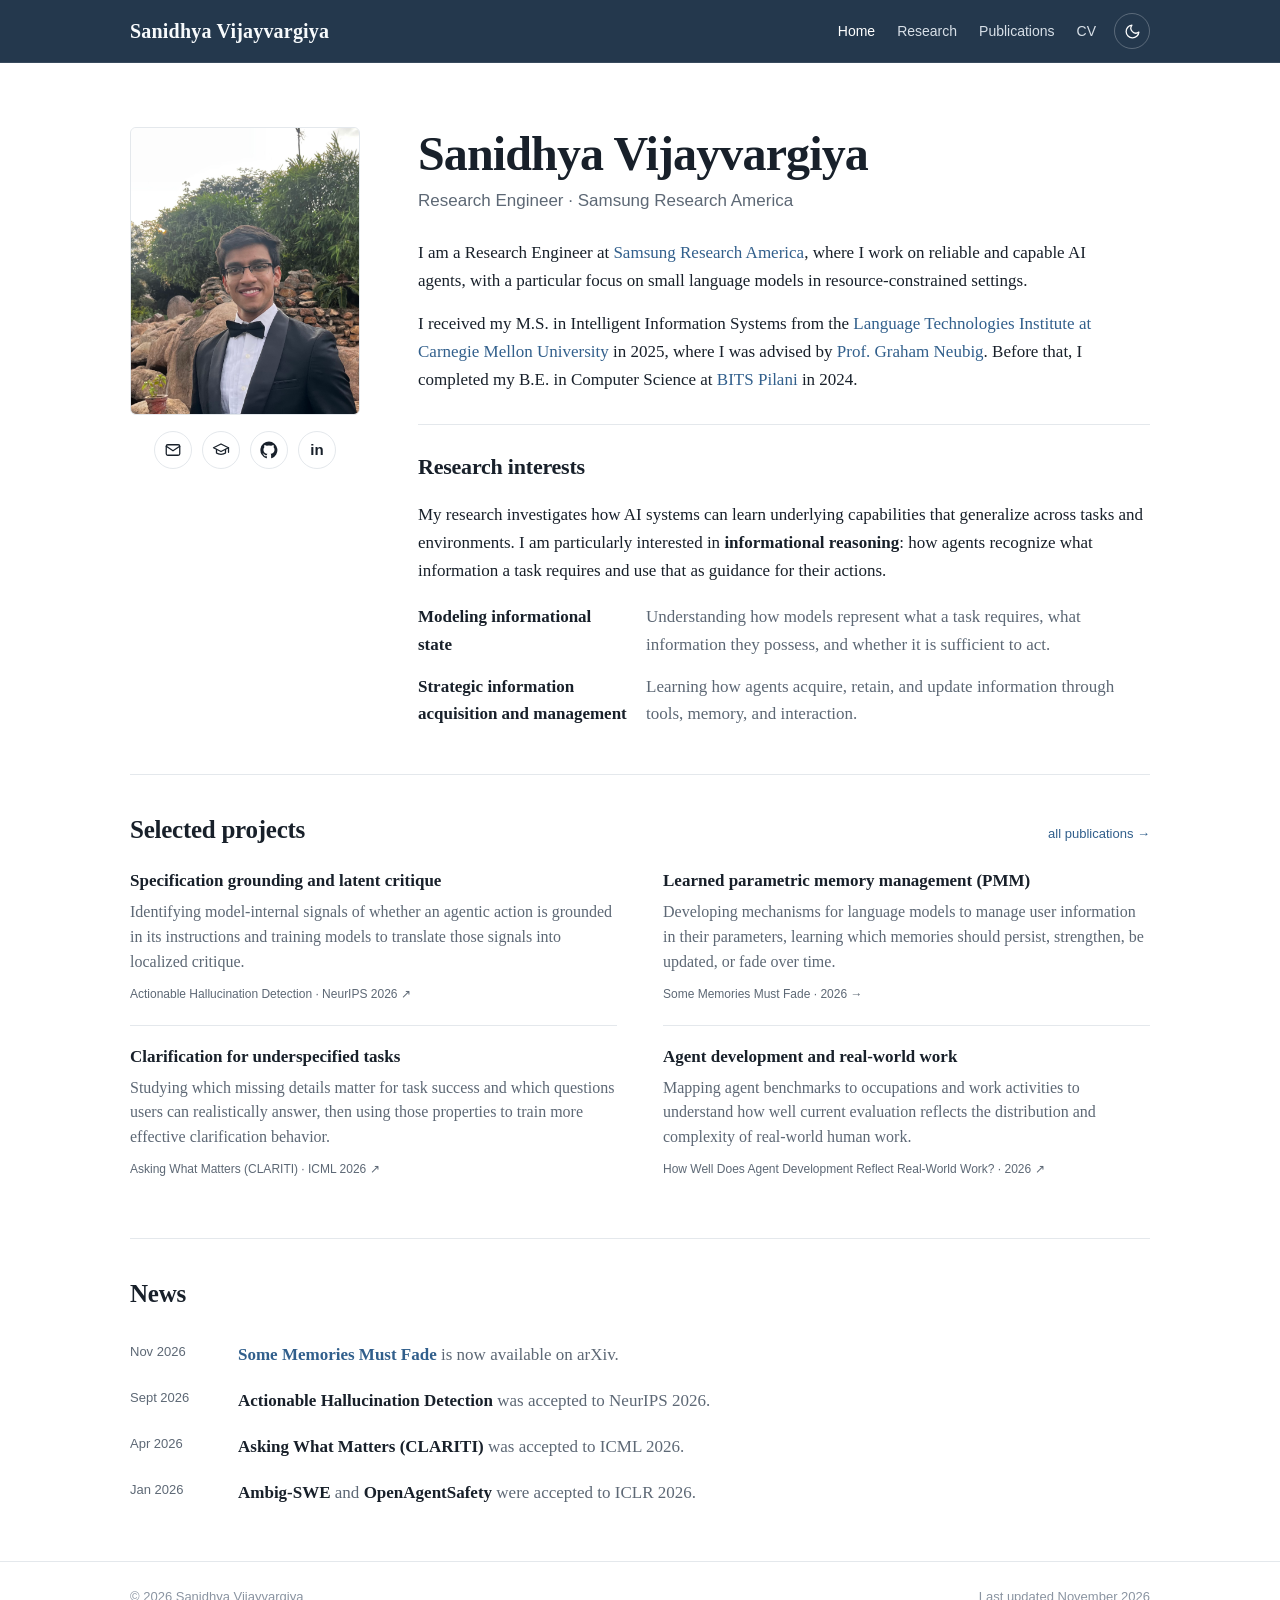
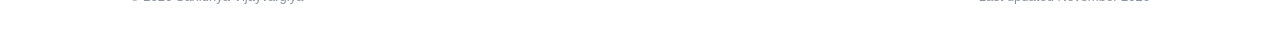
<file: index.html>
<!doctype html>
<html lang="en">
<head>
  <meta charset="utf-8">
  <meta name="viewport" content="width=device-width, initial-scale=1">
  <meta name="description" content="Sanidhya Vijayvargiya — Research Engineer at Samsung Research America studying informational reasoning and transferable capabilities for reliable AI agents.">
  <meta name="color-scheme" content="light dark">
  <title>Sanidhya Vijayvargiya</title>
  <link rel="icon" href="assets/favicon.svg" type="image/svg+xml">
  <link rel="stylesheet" href="styles.css">
  <script>(()=>{const t=localStorage.getItem('sv-theme');if(t==='light'||t==='dark')document.documentElement.dataset.theme=t;})();</script>
</head>
<body>
  <header class="site-header">
    <div class="shell nav-row">
      <a class="wordmark" href="index.html">Sanidhya Vijayvargiya</a>
      <div class="nav-actions">
        <nav aria-label="Primary navigation">
          <a href="index.html" aria-current="page">Home</a>
          <a href="research.html">Research</a>
          <a href="publications.html">Publications</a>
          <a href="cv.html">CV</a>
        </nav>
        <button id="theme-toggle" class="theme-toggle" type="button" aria-label="Toggle color theme"></button>
      </div>
    </div>
  </header>

  <main class="shell">
    <section class="hero" aria-labelledby="intro-title">
      <aside class="profile-column">
        <div class="portrait-wrap"><img class="portrait" src="assets/profile.jpeg" alt="Sanidhya Vijayvargiya" width="1752" height="1940"></div>
        <div class="icon-links" aria-label="External profiles">
          <a class="icon-link" href="mailto:sanidhyavijay903@gmail.com" aria-label="Email" title="Email">
            <svg viewBox="0 0 24 24" fill="none" stroke="currentColor" stroke-width="1.7" stroke-linecap="round" stroke-linejoin="round"><rect x="3" y="5" width="18" height="14" rx="2"/><path d="m3 7 9 6 9-6"/></svg>
          </a>
          <a class="icon-link" href="https://scholar.google.com/citations?user=csV4JZsAAAAJ&hl=en&oi=ao" target="_blank" rel="noopener" aria-label="Google Scholar" title="Google Scholar">
            <svg viewBox="0 0 24 24" fill="none" stroke="currentColor" stroke-width="1.7" stroke-linecap="round" stroke-linejoin="round"><path d="M2 9 12 4l10 5-10 5L2 9Z"/><path d="M6 11.2V16c2.8 2.3 9.2 2.3 12 0v-4.8"/><path d="M22 9v6"/></svg>
          </a>
          <a class="icon-link" href="https://github.com/sani903" target="_blank" rel="noopener" aria-label="GitHub" title="GitHub">
            <svg viewBox="0 0 24 24" fill="currentColor" aria-hidden="true"><path d="M12 .7a11.5 11.5 0 0 0-3.64 22.41c.58.1.79-.25.79-.56v-2.22c-3.22.7-3.9-1.37-3.9-1.37-.53-1.34-1.29-1.7-1.29-1.7-1.05-.72.08-.71.08-.71 1.16.08 1.77 1.19 1.77 1.19 1.03 1.77 2.71 1.26 3.37.96.1-.75.4-1.26.73-1.55-2.57-.29-5.27-1.29-5.27-5.73 0-1.27.45-2.3 1.19-3.11-.12-.29-.52-1.47.11-3.07 0 0 .97-.31 3.16 1.19a10.98 10.98 0 0 1 5.76 0c2.19-1.5 3.16-1.19 3.16-1.19.63 1.6.23 2.78.11 3.07.74.81 1.19 1.84 1.19 3.11 0 4.45-2.71 5.43-5.29 5.72.42.36.79 1.06.79 2.14v3.17c0 .31.21.67.8.56A11.5 11.5 0 0 0 12 .7Z"/></svg>
          </a>
          <a class="icon-link" href="https://www.linkedin.com/in/sanidhya-vijay/" target="_blank" rel="noopener" aria-label="LinkedIn" title="LinkedIn"><span class="linkedin-glyph">in</span></a>
        </div>
      </aside>

      <div class="hero-copy">
        <h1 id="intro-title">Sanidhya Vijayvargiya</h1>
        <p class="role">Research Engineer · Samsung Research America</p>
        <p class="bio">I am a Research Engineer at <a href="https://research.samsung.com/sra" target="_blank" rel="noopener">Samsung Research America</a>, where I work on reliable and capable AI agents, with a particular focus on small language models in resource-constrained settings.</p>
        <p class="bio">I received my M.S. in Intelligent Information Systems from the <a href="https://www.lti.cs.cmu.edu/" target="_blank" rel="noopener">Language Technologies Institute at Carnegie Mellon University</a> in 2025, where I was advised by <a href="https://www.phontron.com/" target="_blank" rel="noopener">Prof. Graham Neubig</a>. Before that, I completed my B.E. in Computer Science at <a href="https://www.bits-pilani.ac.in/" target="_blank" rel="noopener">BITS Pilani</a> in 2024.</p>

        <div class="research-directions">
          <h2>Research interests</h2>
          <p class="research-intro">My research investigates how AI systems can learn underlying capabilities that generalize across tasks and environments. I am particularly interested in <strong>informational reasoning</strong>: how agents recognize what information a task requires and use that as guidance for their actions.</p>
          <dl class="direction-list">
            <div class="direction"><dt>Modeling informational state</dt><dd>Understanding how models represent what a task requires, what information they possess, and whether it is sufficient to act.</dd></div>
            <div class="direction"><dt>Strategic information acquisition and management</dt><dd>Learning how agents acquire, retain, and update information through tools, memory, and interaction.</dd></div>
          </dl>
        </div>
      </div>
    </section>

    <section class="section" aria-labelledby="projects-title">
      <div class="section-title-row">
        <h2 id="projects-title">Selected projects</h2>
        <a class="section-link" href="publications.html">all publications →</a>
      </div>
      <div class="project-grid">
        <a class="project" href="https://arxiv.org/abs/2608.10430" target="_blank" rel="noopener">
          <h3>Specification grounding and latent critique</h3>
          <p>Identifying model-internal signals of whether an agentic action is grounded in its instructions and training models to translate those signals into localized critique.</p>
          <div class="project-meta">Actionable Hallucination Detection · NeurIPS 2026 ↗</div>
        </a>
        <a class="project" href="https://arxiv.org/abs/2611.25235" target="_blank" rel="noopener">
          <h3>Learned parametric memory management (PMM)</h3>
          <p>Developing mechanisms for language models to manage user information in their parameters, learning which memories should persist, strengthen, be updated, or fade over time.</p>
          <div class="project-meta">Some Memories Must Fade · 2026 →</div>
        </a>
        <a class="project" href="https://arxiv.org/abs/2604.14624" target="_blank" rel="noopener">
          <h3>Clarification for underspecified tasks</h3>
          <p>Studying which missing details matter for task success and which questions users can realistically answer, then using those properties to train more effective clarification behavior.</p>
          <div class="project-meta">Asking What Matters (CLARITI) · ICML 2026 ↗</div>
        </a>
        <a class="project" href="https://arxiv.org/abs/2603.01203" target="_blank" rel="noopener">
          <h3>Agent development and real-world work</h3>
          <p>Mapping agent benchmarks to occupations and work activities to understand how well current evaluation reflects the distribution and complexity of real-world human work.</p>
          <div class="project-meta">How Well Does Agent Development Reflect Real-World Work? · 2026 ↗</div>
        </a>
      </div>
    </section>

    <section class="section" aria-labelledby="news-title">
      <div class="section-title-row"><h2 id="news-title">News</h2></div>
      <ul class="news-list">
        <li><span class="news-date">Nov 2026</span><span class="news-text"><strong><a href="https://arxiv.org/abs/2611.25235" target="_blank" rel="noopener">Some Memories Must Fade</a></strong> is now available on arXiv.</span></li>
        <li><span class="news-date">Sept 2026</span><span class="news-text"><strong>Actionable Hallucination Detection</strong> was accepted to NeurIPS 2026.</span></li>
        <li><span class="news-date">Apr 2026</span><span class="news-text"><strong>Asking What Matters (CLARITI)</strong> was accepted to ICML 2026.</span></li>
        <li><span class="news-date">Jan 2026</span><span class="news-text"><strong>Ambig-SWE</strong> and <strong>OpenAgentSafety</strong> were accepted to ICLR 2026.</span></li>
      </ul>
    </section>
  </main>

  <footer><div class="shell footer-row"><span>© 2026 Sanidhya Vijayvargiya</span><span>Last updated November 2026</span></div></footer>
  <script src="script.js"></script>
</body>
</html>
</file>
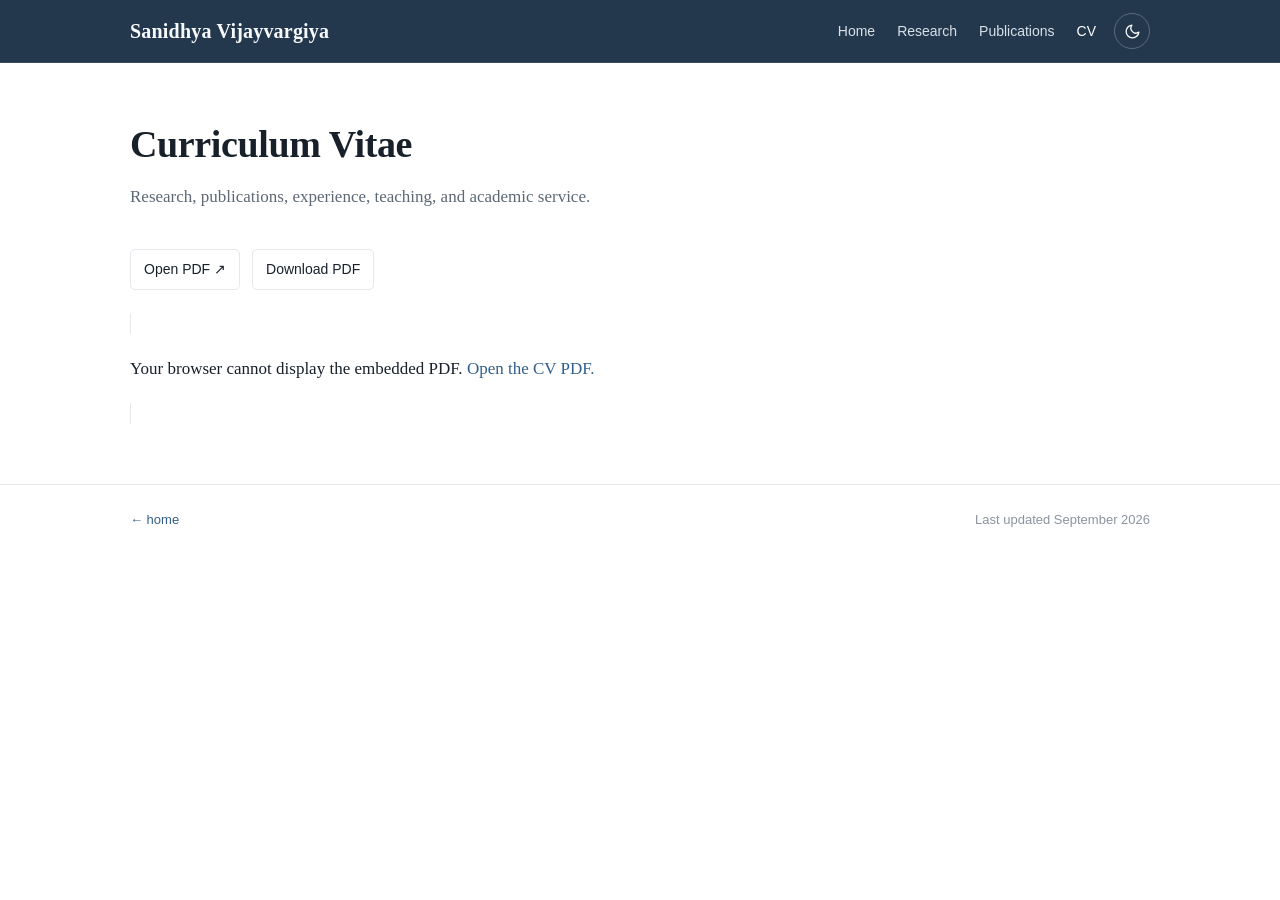
<file: cv.html>
<!doctype html>
<html lang="en">
<head>
  <meta charset="utf-8"><meta name="viewport" content="width=device-width, initial-scale=1"><meta name="color-scheme" content="light dark">
  <meta name="description" content="Curriculum vitae of Sanidhya Vijayvargiya.">
  <title>CV — Sanidhya Vijayvargiya</title>
  <link rel="icon" href="assets/favicon.svg" type="image/svg+xml"><link rel="stylesheet" href="styles.css">
  <script>(()=>{const t=localStorage.getItem('sv-theme');if(t==='light'||t==='dark')document.documentElement.dataset.theme=t;})();</script>
</head>
<body>
  <header class="site-header"><div class="shell nav-row"><a class="wordmark" href="index.html">Sanidhya Vijayvargiya</a><div class="nav-actions"><nav aria-label="Primary navigation"><a href="index.html">Home</a><a href="research.html">Research</a><a href="publications.html">Publications</a><a href="cv.html" aria-current="page">CV</a></nav><button id="theme-toggle" class="theme-toggle" type="button" aria-label="Toggle color theme"></button></div></div></header>
  <main class="shell page-main">
    <header class="page-title"><h1>Curriculum Vitae</h1><p>Research, publications, experience, teaching, and academic service.</p></header>
    <div class="cv-toolbar"><a class="button-link" href="assets/Sanidhya_Vijayvargiya_CV.pdf" target="_blank" rel="noopener">Open PDF ↗</a><a class="button-link" href="assets/Sanidhya_Vijayvargiya_CV.pdf" download>Download PDF</a></div>
    <p class="cv-mobile-note">On phones and tablets, open the PDF directly for the best reading experience.</p>
    <object class="cv-frame" data="assets/Sanidhya_Vijayvargiya_CV.pdf" type="application/pdf"><p>Your browser cannot display the embedded PDF. <a href="assets/Sanidhya_Vijayvargiya_CV.pdf">Open the CV PDF.</a></p></object>
  </main>
  <footer><div class="shell footer-row"><a href="index.html">← home</a><span>Last updated September 2026</span></div></footer>
  <script src="script.js"></script>
</body>
</html>
</file>
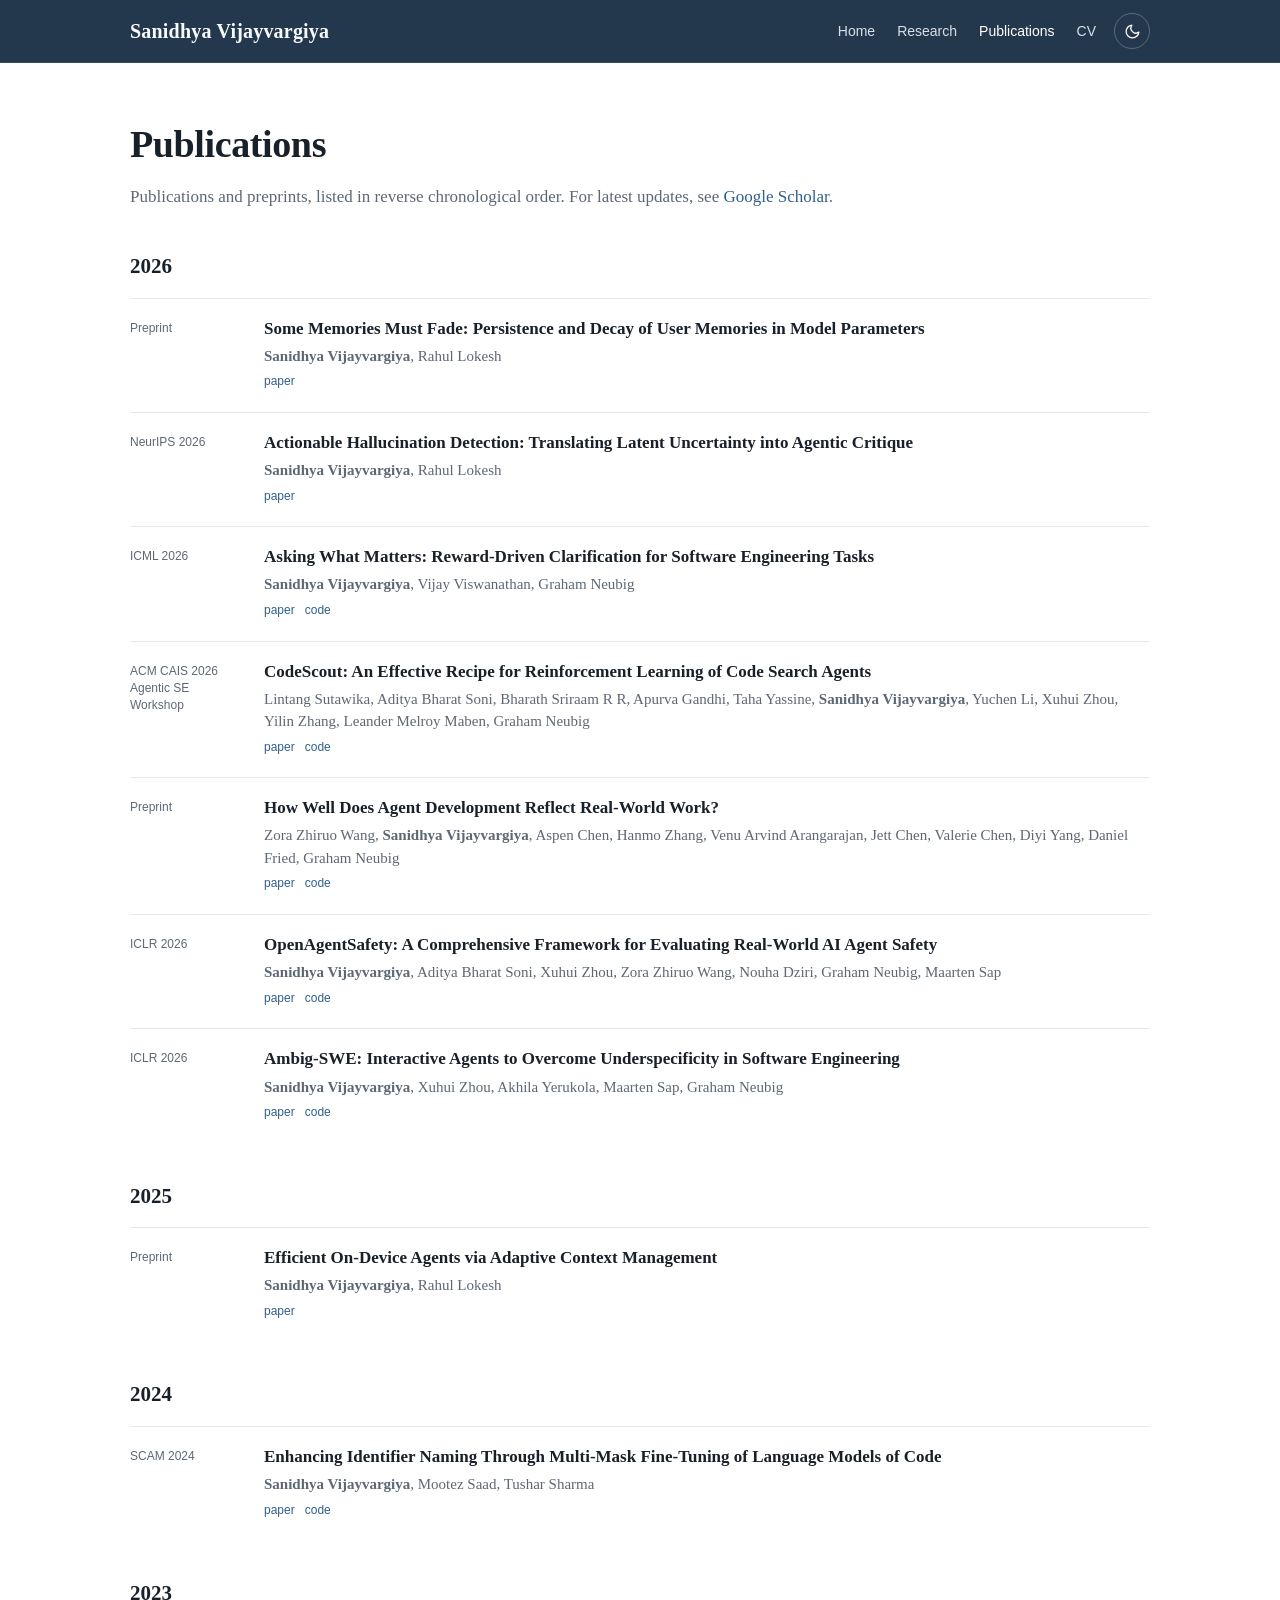
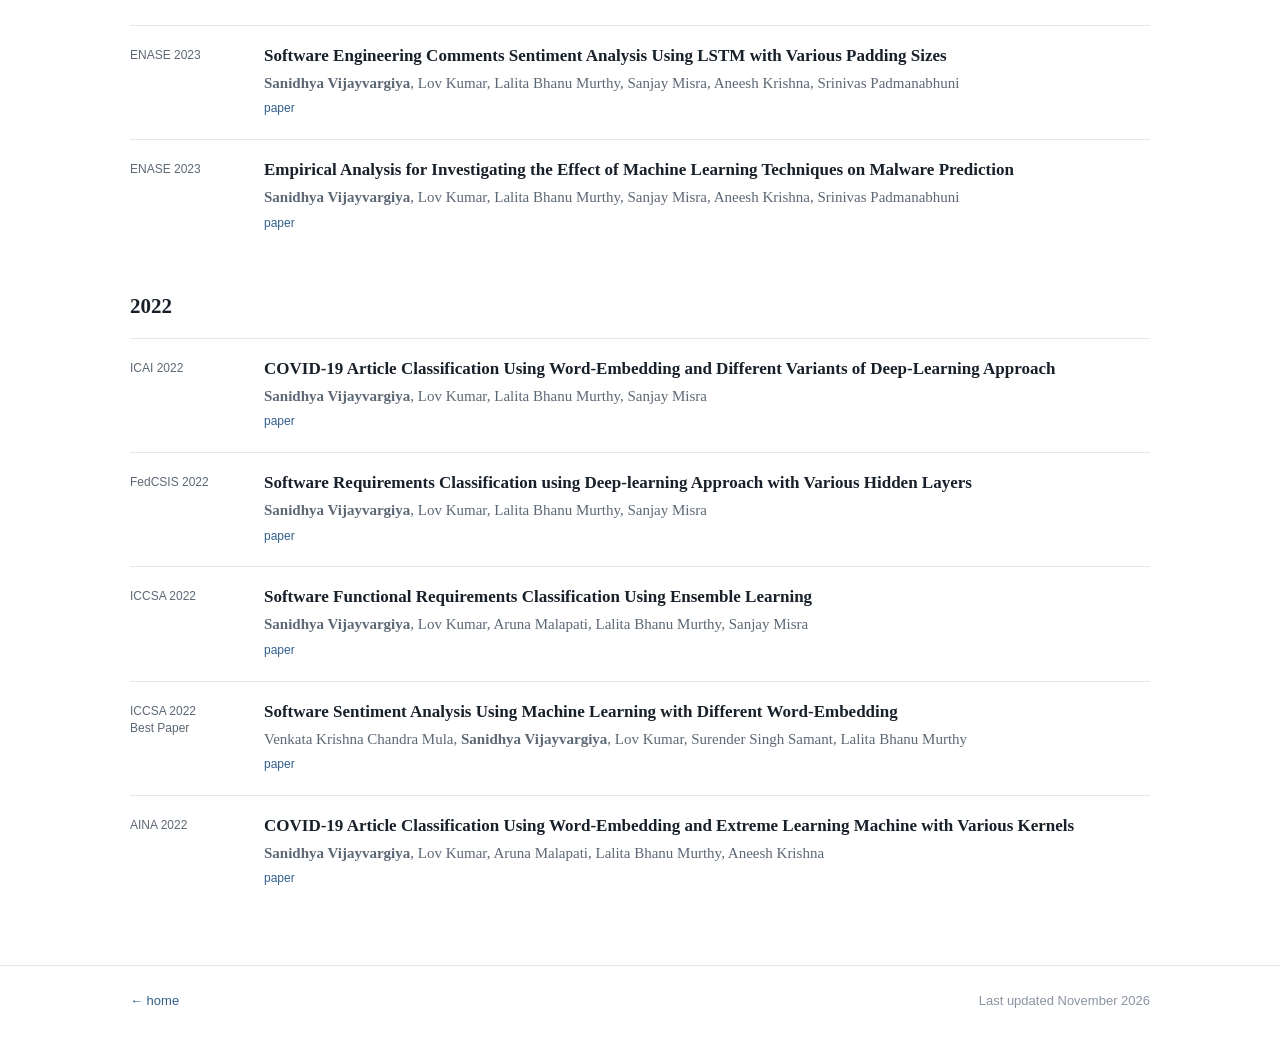
<file: publications.html>
<!doctype html>
<html lang="en">
<head>
  <meta charset="utf-8"><meta name="viewport" content="width=device-width, initial-scale=1"><meta name="color-scheme" content="light dark">
  <meta name="description" content="Publications by Sanidhya Vijayvargiya.">
  <title>Publications — Sanidhya Vijayvargiya</title>
  <link rel="icon" href="assets/favicon.svg" type="image/svg+xml"><link rel="stylesheet" href="styles.css">
  <script>(()=>{const t=localStorage.getItem('sv-theme');if(t==='light'||t==='dark')document.documentElement.dataset.theme=t;})();</script>
</head>
<body>
  <header class="site-header"><div class="shell nav-row"><a class="wordmark" href="index.html">Sanidhya Vijayvargiya</a><div class="nav-actions"><nav aria-label="Primary navigation"><a href="index.html">Home</a><a href="research.html">Research</a><a href="publications.html" aria-current="page">Publications</a><a href="cv.html">CV</a></nav><button id="theme-toggle" class="theme-toggle" type="button" aria-label="Toggle color theme"></button></div></div></header>
  <main class="shell page-main">
    <header class="page-title">
      <h1>Publications</h1>
      <p>Publications and preprints, listed in reverse chronological order. For latest updates, see <a href="https://scholar.google.com/citations?user=csV4JZsAAAAJ&hl=en&oi=ao" target="_blank" rel="noopener">Google Scholar</a>.</p>
    </header>

    <h2 class="pub-year">2026</h2>
    <article class="publication"><div class="pub-venue">Preprint</div><div class="pub-body"><h3><a href="https://arxiv.org/abs/2611.25235" target="_blank" rel="noopener">Some Memories Must Fade: Persistence and Decay of User Memories in Model Parameters</a></h3><p class="authors"><strong>Sanidhya Vijayvargiya</strong>, Rahul Lokesh</p><p class="pub-links"><a href="https://arxiv.org/abs/2611.25235" target="_blank" rel="noopener">paper</a></p></div></article>
    <article class="publication"><div class="pub-venue">NeurIPS 2026</div><div class="pub-body"><h3><a href="https://arxiv.org/abs/2608.10430" target="_blank" rel="noopener">Actionable Hallucination Detection: Translating Latent Uncertainty into Agentic Critique</a></h3><p class="authors"><strong>Sanidhya Vijayvargiya</strong>, Rahul Lokesh</p><p class="pub-links"><a href="https://arxiv.org/abs/2608.10430" target="_blank" rel="noopener">paper</a></p></div></article>
    <article class="publication"><div class="pub-venue">ICML 2026</div><div class="pub-body"><h3><a href="https://arxiv.org/abs/2604.14624" target="_blank" rel="noopener">Asking What Matters: Reward-Driven Clarification for Software Engineering Tasks</a></h3><p class="authors"><strong>Sanidhya Vijayvargiya</strong>, Vijay Viswanathan, Graham Neubig</p><p class="pub-links"><a href="https://arxiv.org/abs/2604.14624" target="_blank" rel="noopener">paper</a><a href="https://github.com/sani903/Teaching-Effective-Clarification" target="_blank" rel="noopener">code</a></p></div></article>
    <article class="publication"><div class="pub-venue">ACM CAIS 2026<br>Agentic SE Workshop</div><div class="pub-body"><h3><a href="https://arxiv.org/abs/2603.17829" target="_blank" rel="noopener">CodeScout: An Effective Recipe for Reinforcement Learning of Code Search Agents</a></h3><p class="authors">Lintang Sutawika, Aditya Bharat Soni, Bharath Sriraam R R, Apurva Gandhi, Taha Yassine, <strong>Sanidhya Vijayvargiya</strong>, Yuchen Li, Xuhui Zhou, Yilin Zhang, Leander Melroy Maben, Graham Neubig</p><p class="pub-links"><a href="https://arxiv.org/abs/2603.17829" target="_blank" rel="noopener">paper</a><a href="https://github.com/OpenHands/codescout" target="_blank" rel="noopener">code</a></p></div></article>
    <article class="publication"><div class="pub-venue">Preprint</div><div class="pub-body"><h3><a href="https://arxiv.org/abs/2603.01203" target="_blank" rel="noopener">How Well Does Agent Development Reflect Real-World Work?</a></h3><p class="authors">Zora Zhiruo Wang, <strong>Sanidhya Vijayvargiya</strong>, Aspen Chen, Hanmo Zhang, Venu Arvind Arangarajan, Jett Chen, Valerie Chen, Diyi Yang, Daniel Fried, Graham Neubig</p><p class="pub-links"><a href="https://arxiv.org/abs/2603.01203" target="_blank" rel="noopener">paper</a><a href="https://github.com/zorazrw/ai4work-resources" target="_blank" rel="noopener">code</a></p></div></article>
    <article class="publication"><div class="pub-venue">ICLR 2026</div><div class="pub-body"><h3><a href="https://arxiv.org/abs/2507.06134" target="_blank" rel="noopener">OpenAgentSafety: A Comprehensive Framework for Evaluating Real-World AI Agent Safety</a></h3><p class="authors"><strong>Sanidhya Vijayvargiya</strong>, Aditya Bharat Soni, Xuhui Zhou, Zora Zhiruo Wang, Nouha Dziri, Graham Neubig, Maarten Sap</p><p class="pub-links"><a href="https://arxiv.org/abs/2507.06134" target="_blank" rel="noopener">paper</a><a href="https://github.com/sani903/OpenAgentSafety" target="_blank" rel="noopener">code</a></p></div></article>
    <article class="publication"><div class="pub-venue">ICLR 2026</div><div class="pub-body"><h3><a href="https://arxiv.org/abs/2502.13069" target="_blank" rel="noopener">Ambig-SWE: Interactive Agents to Overcome Underspecificity in Software Engineering</a></h3><p class="authors"><strong>Sanidhya Vijayvargiya</strong>, Xuhui Zhou, Akhila Yerukola, Maarten Sap, Graham Neubig</p><p class="pub-links"><a href="https://arxiv.org/abs/2502.13069" target="_blank" rel="noopener">paper</a><a href="https://github.com/sani903/interactivesweagents" target="_blank" rel="noopener">code</a></p></div></article>

    <h2 class="pub-year">2025</h2>
    <article class="publication"><div class="pub-venue">Preprint</div><div class="pub-body"><h3><a href="https://arxiv.org/abs/2511.03728" target="_blank" rel="noopener">Efficient On-Device Agents via Adaptive Context Management</a></h3><p class="authors"><strong>Sanidhya Vijayvargiya</strong>, Rahul Lokesh</p><p class="pub-links"><a href="https://arxiv.org/abs/2511.03728" target="_blank" rel="noopener">paper</a></p></div></article>

    <h2 class="pub-year">2024</h2>
    <article class="publication"><div class="pub-venue">SCAM 2024</div><div class="pub-body"><h3><a href="https://doi.org/10.1109/SCAM63643.2024.00017" target="_blank" rel="noopener">Enhancing Identifier Naming Through Multi-Mask Fine-Tuning of Language Models of Code</a></h3><p class="authors"><strong>Sanidhya Vijayvargiya</strong>, Mootez Saad, Tushar Sharma</p><p class="pub-links"><a href="https://doi.org/10.1109/SCAM63643.2024.00017" target="_blank" rel="noopener">paper</a><a href="https://github.com/SMART-Dal/Identifier-Renaming" target="_blank" rel="noopener">code</a></p></div></article>

    <h2 class="pub-year">2023</h2>
    <article class="publication"><div class="pub-venue">ENASE 2023</div><div class="pub-body"><h3><a href="https://doi.org/10.5220/0011845100003464" target="_blank" rel="noopener">Software Engineering Comments Sentiment Analysis Using LSTM with Various Padding Sizes</a></h3><p class="authors"><strong>Sanidhya Vijayvargiya</strong>, Lov Kumar, Lalita Bhanu Murthy, Sanjay Misra, Aneesh Krishna, Srinivas Padmanabhuni</p><p class="pub-links"><a href="https://doi.org/10.5220/0011845100003464" target="_blank" rel="noopener">paper</a></p></div></article>
    <article class="publication"><div class="pub-venue">ENASE 2023</div><div class="pub-body"><h3><a href="https://doi.org/10.5220/0011858200003464" target="_blank" rel="noopener">Empirical Analysis for Investigating the Effect of Machine Learning Techniques on Malware Prediction</a></h3><p class="authors"><strong>Sanidhya Vijayvargiya</strong>, Lov Kumar, Lalita Bhanu Murthy, Sanjay Misra, Aneesh Krishna, Srinivas Padmanabhuni</p><p class="pub-links"><a href="https://doi.org/10.5220/0011858200003464" target="_blank" rel="noopener">paper</a></p></div></article>

    <h2 class="pub-year">2022</h2>
    <article class="publication"><div class="pub-venue">ICAI 2022</div><div class="pub-body"><h3><a href="https://doi.org/10.1007/978-3-031-19647-8_2" target="_blank" rel="noopener">COVID-19 Article Classification Using Word-Embedding and Different Variants of Deep-Learning Approach</a></h3><p class="authors"><strong>Sanidhya Vijayvargiya</strong>, Lov Kumar, Lalita Bhanu Murthy, Sanjay Misra</p><p class="pub-links"><a href="https://doi.org/10.1007/978-3-031-19647-8_2" target="_blank" rel="noopener">paper</a></p></div></article>
    <article class="publication"><div class="pub-venue">FedCSIS 2022</div><div class="pub-body"><h3><a href="https://doi.org/10.15439/2022F140" target="_blank" rel="noopener">Software Requirements Classification using Deep-learning Approach with Various Hidden Layers</a></h3><p class="authors"><strong>Sanidhya Vijayvargiya</strong>, Lov Kumar, Lalita Bhanu Murthy, Sanjay Misra</p><p class="pub-links"><a href="https://doi.org/10.15439/2022F140" target="_blank" rel="noopener">paper</a></p></div></article>
    <article class="publication"><div class="pub-venue">ICCSA 2022</div><div class="pub-body"><h3><a href="https://doi.org/10.1007/978-3-031-10548-7_49" target="_blank" rel="noopener">Software Functional Requirements Classification Using Ensemble Learning</a></h3><p class="authors"><strong>Sanidhya Vijayvargiya</strong>, Lov Kumar, Aruna Malapati, Lalita Bhanu Murthy, Sanjay Misra</p><p class="pub-links"><a href="https://doi.org/10.1007/978-3-031-10548-7_49" target="_blank" rel="noopener">paper</a></p></div></article>
    <article class="publication"><div class="pub-venue">ICCSA 2022<br>Best Paper</div><div class="pub-body"><h3><a href="https://doi.org/10.1007/978-3-031-10548-7_29" target="_blank" rel="noopener">Software Sentiment Analysis Using Machine Learning with Different Word-Embedding</a></h3><p class="authors">Venkata Krishna Chandra Mula, <strong>Sanidhya Vijayvargiya</strong>, Lov Kumar, Surender Singh Samant, Lalita Bhanu Murthy</p><p class="pub-links"><a href="https://doi.org/10.1007/978-3-031-10548-7_29" target="_blank" rel="noopener">paper</a></p></div></article>
    <article class="publication"><div class="pub-venue">AINA 2022</div><div class="pub-body"><h3><a href="https://doi.org/10.1007/978-3-030-99619-2_7" target="_blank" rel="noopener">COVID-19 Article Classification Using Word-Embedding and Extreme Learning Machine with Various Kernels</a></h3><p class="authors"><strong>Sanidhya Vijayvargiya</strong>, Lov Kumar, Aruna Malapati, Lalita Bhanu Murthy, Aneesh Krishna</p><p class="pub-links"><a href="https://doi.org/10.1007/978-3-030-99619-2_7" target="_blank" rel="noopener">paper</a></p></div></article>
  </main>
  <footer><div class="shell footer-row"><a href="index.html">← home</a><span>Last updated November 2026</span></div></footer>
  <script src="script.js"></script>
</body>
</html>
</file>
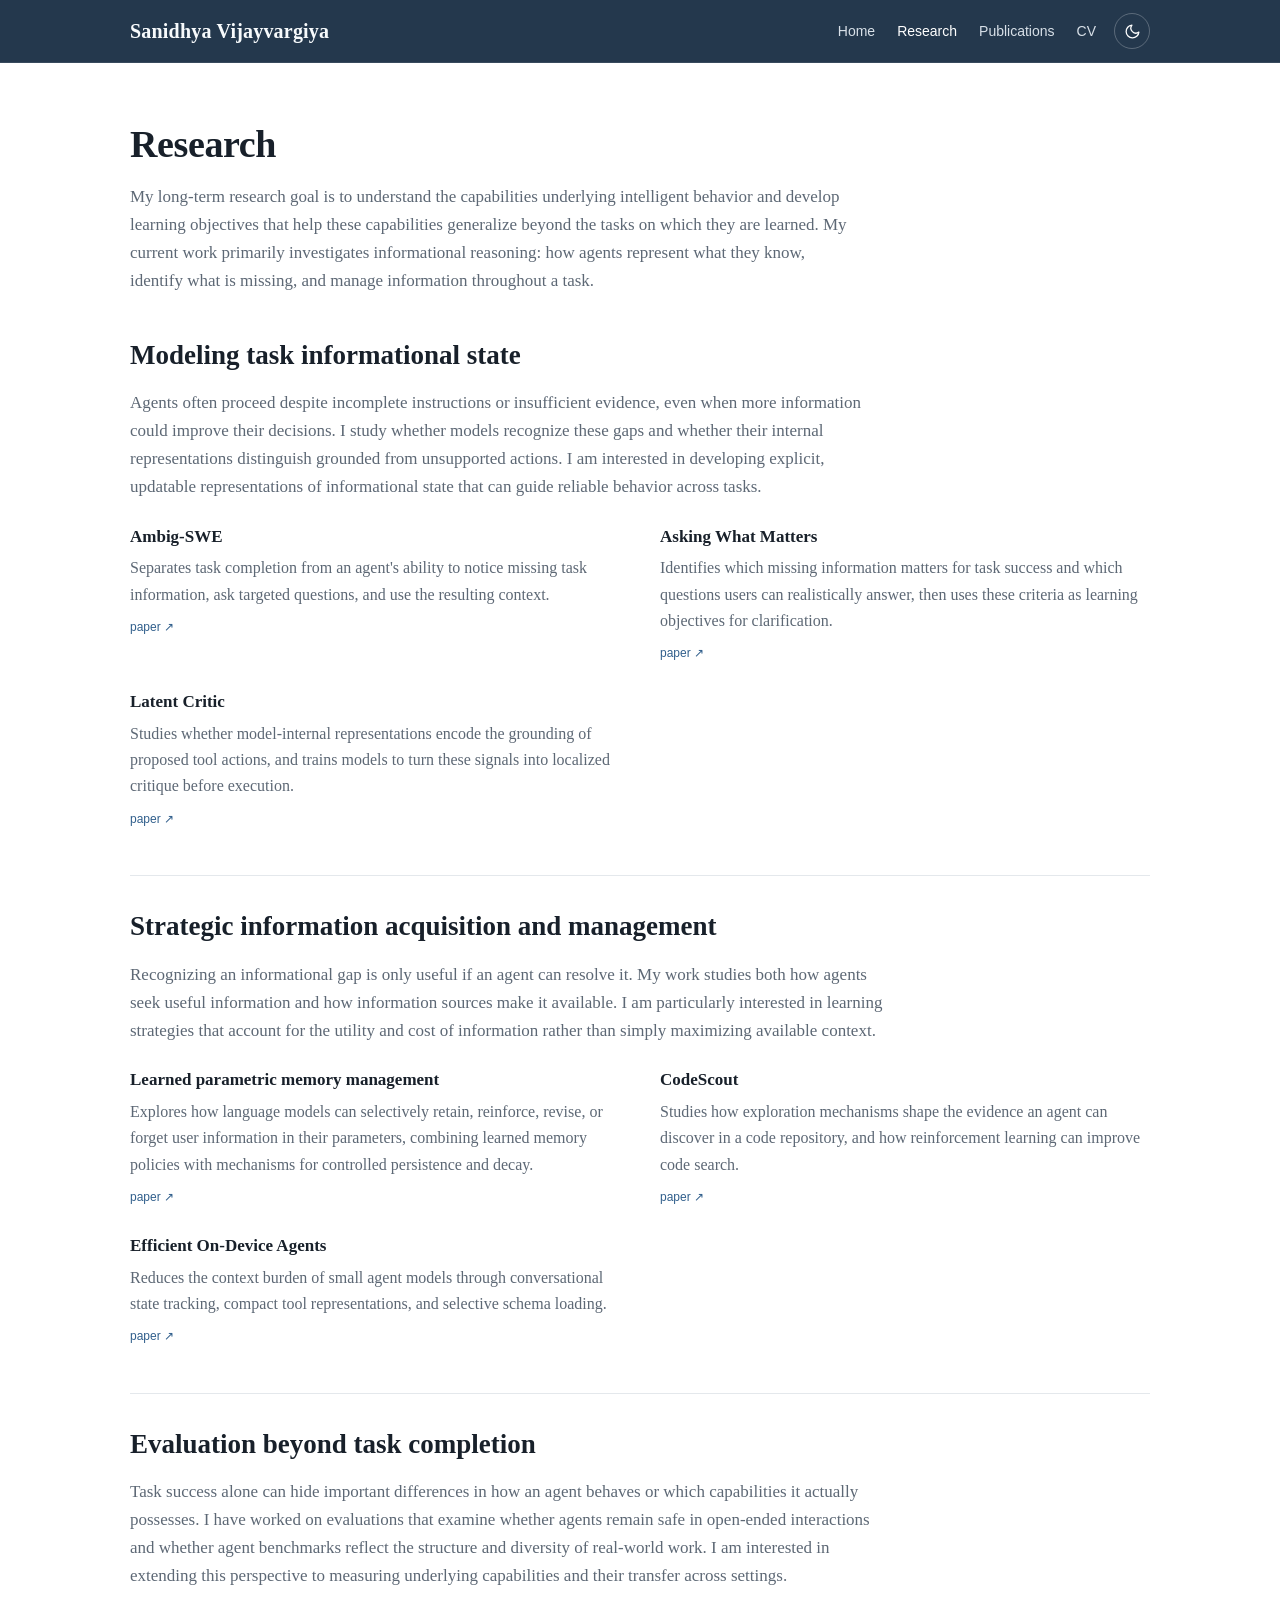
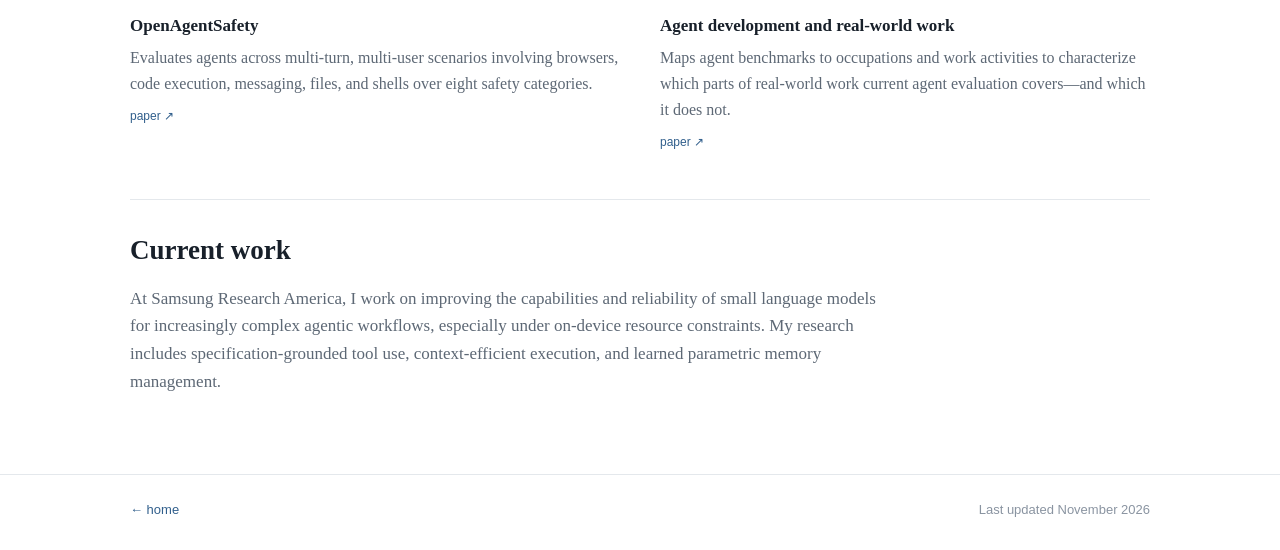
<file: research.html>
<!doctype html>
<html lang="en">
<head>
  <meta charset="utf-8">
  <meta name="viewport" content="width=device-width, initial-scale=1">
  <meta name="color-scheme" content="light dark">
  <meta name="description" content="Research of Sanidhya Vijayvargiya on informational reasoning, information acquisition and management, and reliable AI agents.">
  <title>Research — Sanidhya Vijayvargiya</title>
  <link rel="icon" href="assets/favicon.svg" type="image/svg+xml">
  <link rel="stylesheet" href="styles.css">
  <script>(()=>{const t=localStorage.getItem('sv-theme');if(t==='light'||t==='dark')document.documentElement.dataset.theme=t;})();</script>
</head>
<body>
  <header class="site-header">
    <div class="shell nav-row">
      <a class="wordmark" href="index.html">Sanidhya Vijayvargiya</a>
      <div class="nav-actions">
        <nav aria-label="Primary navigation">
          <a href="index.html">Home</a>
          <a href="research.html" aria-current="page">Research</a>
          <a href="publications.html">Publications</a>
          <a href="cv.html">CV</a>
        </nav>
        <button id="theme-toggle" class="theme-toggle" type="button" aria-label="Toggle color theme"></button>
      </div>
    </div>
  </header>

  <main class="shell page-main">
    <header class="page-title">
      <h1>Research</h1>
      <p>My long-term research goal is to understand the capabilities underlying intelligent behavior and develop learning objectives that help these capabilities generalize beyond the tasks on which they are learned. My current work primarily investigates informational reasoning: how agents represent what they know, identify what is missing, and manage information throughout a task.</p>
    </header>

    <div class="research-page-grid">
      <section class="research-topic">
        <h2>Modeling task informational state</h2>
        <p>Agents often proceed despite incomplete instructions or insufficient evidence, even when more information could improve their decisions. I study whether models recognize these gaps and whether their internal representations distinguish grounded from unsupported actions. I am interested in developing explicit, updatable representations of informational state that can guide reliable behavior across tasks.</p>
        <div class="thread-list">
          <div class="thread">
            <h3>Ambig-SWE</h3>
            <p>Separates task completion from an agent's ability to notice missing task information, ask targeted questions, and use the resulting context.</p>
            <a href="https://arxiv.org/abs/2502.13069" target="_blank" rel="noopener">paper ↗</a>
          </div>
          <div class="thread">
            <h3>Asking What Matters</h3>
            <p>Identifies which missing information matters for task success and which questions users can realistically answer, then uses these criteria as learning objectives for clarification.</p>
            <a href="https://arxiv.org/abs/2604.14624" target="_blank" rel="noopener">paper ↗</a>
          </div>
          <div class="thread">
            <h3>Latent Critic</h3>
            <p>Studies whether model-internal representations encode the grounding of proposed tool actions, and trains models to turn these signals into localized critique before execution.</p>
            <a href="https://arxiv.org/abs/2608.10430" target="_blank" rel="noopener">paper ↗</a>
          </div>
        </div>
      </section>

      <section class="research-topic">
        <h2>Strategic information acquisition and management</h2>
        <p>Recognizing an informational gap is only useful if an agent can resolve it. My work studies both how agents seek useful information and how information sources make it available. I am particularly interested in learning strategies that account for the utility and cost of information rather than simply maximizing available context.</p>
        <div class="thread-list">
          <div class="thread" id="parametric-memory">
            <h3>Learned parametric memory management</h3>
            <p>Explores how language models can selectively retain, reinforce, revise, or forget user information in their parameters, combining learned memory policies with mechanisms for controlled persistence and decay.</p>
            <a href="https://arxiv.org/abs/2611.25235" target="_blank" rel="noopener">paper ↗</a>
          </div>
          <div class="thread">
            <h3>CodeScout</h3>
            <p>Studies how exploration mechanisms shape the evidence an agent can discover in a code repository, and how reinforcement learning can improve code search.</p>
            <a href="https://arxiv.org/abs/2603.17829" target="_blank" rel="noopener">paper ↗</a>
          </div>
          <div class="thread">
            <h3>Efficient On-Device Agents</h3>
            <p>Reduces the context burden of small agent models through conversational state tracking, compact tool representations, and selective schema loading.</p>
            <a href="https://arxiv.org/abs/2511.03728" target="_blank" rel="noopener">paper ↗</a>
          </div>
        </div>
      </section>

      <section class="research-topic">
        <h2>Evaluation beyond task completion</h2>
        <p>Task success alone can hide important differences in how an agent behaves or which capabilities it actually possesses. I have worked on evaluations that examine whether agents remain safe in open-ended interactions and whether agent benchmarks reflect the structure and diversity of real-world work. I am interested in extending this perspective to measuring underlying capabilities and their transfer across settings.</p>
        <div class="thread-list">
          <div class="thread">
            <h3>OpenAgentSafety</h3>
            <p>Evaluates agents across multi-turn, multi-user scenarios involving browsers, code execution, messaging, files, and shells over eight safety categories.</p>
            <a href="https://arxiv.org/abs/2507.06134" target="_blank" rel="noopener">paper ↗</a>
          </div>
          <div class="thread">
            <h3>Agent development and real-world work</h3>
            <p>Maps agent benchmarks to occupations and work activities to characterize which parts of real-world work current agent evaluation covers—and which it does not.</p>
            <a href="https://arxiv.org/abs/2603.01203" target="_blank" rel="noopener">paper ↗</a>
          </div>
        </div>
      </section>

      <section class="research-topic">
        <h2>Current work</h2>
        <p>At Samsung Research America, I work on improving the capabilities and reliability of small language models for increasingly complex agentic workflows, especially under on-device resource constraints. My research includes specification-grounded tool use, context-efficient execution, and learned parametric memory management.</p>
      </section>
    </div>
  </main>

  <footer>
    <div class="shell footer-row">
      <a href="index.html">← home</a>
      <span>Last updated November 2026</span>
    </div>
  </footer>
  <script src="script.js"></script>
</body>
</html>
</file>
<file: styles.css>
:root {
  --bg: #ffffff;
  --text: #18202a;
  --muted: #5d6875;
  --faint: #8a94a1;
  --line: #e4e8ec;
  --soft: #f7f8fa;
  --nav: #24384d;
  --nav-text: #f7fafc;
  --nav-muted: #d8e0e8;
  --accent: #315f8c;
  --accent-hover: #1f4e7a;
  --project-hover: #f8fafc;
  --max: 1020px;
  --font-prose: Charter, "Bitstream Charter", Georgia, Cambria, "Times New Roman", serif;
  --font-ui: -apple-system, BlinkMacSystemFont, "Segoe UI", Roboto, Helvetica, Arial, sans-serif;
}

html[data-theme="dark"] {
  --bg: #11161c;
  --text: #edf2f6;
  --muted: #aeb9c5;
  --faint: #7f8a96;
  --line: #2a333d;
  --soft: #171d24;
  --nav: #192a3d;
  --nav-text: #f7fafc;
  --nav-muted: #ced8e2;
  --accent: #91b8de;
  --accent-hover: #b7d2ec;
  --project-hover: #151c23;
}

@media (prefers-color-scheme: dark) {
  html:not([data-theme="light"]) {
    --bg: #11161c;
    --text: #edf2f6;
    --muted: #aeb9c5;
    --faint: #7f8a96;
    --line: #2a333d;
    --soft: #171d24;
    --nav: #192a3d;
    --nav-text: #f7fafc;
    --nav-muted: #ced8e2;
    --accent: #91b8de;
    --accent-hover: #b7d2ec;
    --project-hover: #151c23;
  }
}

* { box-sizing: border-box; }
html { scroll-behavior: smooth; }
body {
  margin: 0;
  background: var(--bg);
  color: var(--text);
  font-family: var(--font-prose);
  font-size: 17px;
  line-height: 1.64;
  -webkit-font-smoothing: antialiased;
}

a { color: var(--accent); text-decoration: none; }
a:hover { color: var(--accent-hover); }
a:focus-visible, button:focus-visible { outline: 2px solid var(--accent); outline-offset: 3px; }

.shell { width: min(calc(100% - 40px), var(--max)); margin: 0 auto; }

.site-header {
  background: var(--nav);
  color: var(--nav-text);
  border-bottom: 1px solid rgba(255,255,255,.09);
}
.nav-row {
  min-height: 62px;
  display: flex;
  align-items: center;
  justify-content: space-between;
  gap: 24px;
}
.wordmark {
  color: var(--nav-text);
  font-family: var(--font-prose);
  font-size: 20px;
  font-weight: 650;
  letter-spacing: .01em;
  white-space: nowrap;
}
.wordmark:hover { color: #fff; }
.nav-actions { display: flex; align-items: center; gap: 18px; }
nav { display: flex; gap: 22px; align-items: center; }
nav a {
  font-family: var(--font-ui);
  color: var(--nav-muted);
  font-size: 14px;
  font-weight: 520;
}
nav a:hover, nav a[aria-current="page"] { color: #fff; }
.theme-toggle {
  width: 36px;
  height: 36px;
  display: grid;
  place-items: center;
  border: 1px solid rgba(255,255,255,.25);
  border-radius: 50%;
  background: transparent;
  color: #fff;
  cursor: pointer;
  padding: 0;
}
.theme-toggle:hover { background: rgba(255,255,255,.08); }
.theme-toggle svg { width: 17px; height: 17px; }

.hero {
  display: grid;
  grid-template-columns: 230px minmax(0, 1fr);
  gap: 58px;
  padding: 64px 0 46px;
  align-items: start;
}
.profile-column { min-width: 0; }
.portrait-wrap {
  width: 100%;
  aspect-ratio: 4 / 5;
  overflow: hidden;
  border-radius: 6px;
  background: var(--soft);
  border: 1px solid var(--line);
}
.portrait {
  width: 100%;
  height: 100%;
  display: block;
  object-fit: cover;
  object-position: 53% 56%;
}
.icon-links {
  display: flex;
  gap: 10px;
  margin-top: 16px;
  justify-content: center;
}
.icon-link {
  width: 38px;
  height: 38px;
  border: 1px solid var(--line);
  border-radius: 50%;
  display: grid;
  place-items: center;
  color: var(--text);
  background: var(--bg);
  transition: border-color .15s ease, color .15s ease, transform .15s ease;
}
.icon-link:hover { border-color: var(--accent); color: var(--accent); transform: translateY(-1px); }
.icon-link svg { width: 18px; height: 18px; }
.icon-link .linkedin-glyph { font-size: 15px; font-weight: 750; line-height: 1; font-family: Arial, sans-serif; }

.hero-copy h1 {
  margin: 1px 0 6px;
  font-family: var(--font-prose);
  font-size: clamp(34px, 5vw, 48px);
  line-height: 1.1;
  letter-spacing: -.018em;
  font-weight: 650;
}
.role {
  font-family: var(--font-ui);
  margin: 0 0 24px;
  color: var(--muted);
  font-size: 17px;
}
.bio { margin: 0 0 16px; max-width: 700px; }
.bio + .bio { margin-top: 8px; }
.inline-affiliation { color: var(--text); font-weight: 540; }

.research-directions {
  margin-top: 30px;
  border-top: 1px solid var(--line);
  padding-top: 24px;
}
.research-directions h2, .section h2, .page-title h1 {
  font-family: var(--font-prose);
  font-weight: 650;
  letter-spacing: -.01em;
}
.research-directions h2 { font-size: 22px; margin: 0 0 16px; }
.research-intro { margin: 0 0 18px; }
.direction-list { display: grid; gap: 14px; margin: 0; }
.direction { display: grid; grid-template-columns: 210px minmax(0, 1fr); gap: 18px; }
.direction dt { font-weight: 650; }
.direction dd { margin: 0; color: var(--muted); }

.section { border-top: 1px solid var(--line); padding: 34px 0 38px; }
.section-title-row {
  display: flex;
  justify-content: space-between;
  gap: 20px;
  align-items: baseline;
  margin-bottom: 18px;
}
.section h2 { margin: 0; font-size: 25px; }
.section-link { font-family: var(--font-ui); font-size: 13px; white-space: nowrap; }

.project-grid {
  display: grid;
  grid-template-columns: repeat(2, minmax(0, 1fr));
  column-gap: 46px;
  row-gap: 0;
}
.project {
  display: block;
  padding: 20px 0 22px;
  border-top: 1px solid var(--line);
  color: inherit;
}
.project:nth-child(-n+2) { border-top: 0; padding-top: 2px; }
.project:hover { color: inherit; }
.project h3 {
  margin: 0 0 7px;
  font-size: 17px;
  line-height: 1.35;
  font-weight: 650;
  color: var(--text);
}
.project p { margin: 0 0 10px; color: var(--muted); font-size: 16px; line-height: 1.55; }
.project-meta { font-family: var(--font-ui); font-size: 12px; color: var(--muted); line-height: 1.5; }
.project:hover h3 { color: var(--accent); }

.news-list { list-style: none; margin: 0; padding: 0; }
.news-list li {
  display: grid;
  grid-template-columns: 90px minmax(0, 1fr);
  gap: 18px;
  padding: 9px 0;
}
.news-date { font-family: var(--font-ui); color: var(--muted); font-size: 13px; }
.news-text { color: var(--muted); }
.news-text strong { color: var(--text); font-weight: 600; }

footer { border-top: 1px solid var(--line); margin-top: 8px; }
.footer-row {
  font-family: var(--font-ui);
  padding: 24px 0 30px;
  display: flex;
  align-items: center;
  justify-content: space-between;
  gap: 18px;
  color: var(--faint);
  font-size: 13px;
}

.page-main { padding: 50px 0 48px; }
.page-title { margin-bottom: 38px; }
.page-title h1 { font-size: 38px; margin: 0 0 8px; }
.page-title p { color: var(--muted); max-width: 720px; margin: 0; }
.page-title-actions { margin-top: 15px; }
.text-link { font-size: 14px; }

.pub-year { margin: 36px 0 14px; font-size: 21px; font-weight: 650; font-family: var(--font-prose); }
.pub-year:first-of-type { margin-top: 0; }
.publication {
  display: grid;
  grid-template-columns: 110px minmax(0, 1fr);
  gap: 24px;
  border-top: 1px solid var(--line);
  padding: 18px 0 20px;
}
.pub-venue { font-family: var(--font-ui); color: var(--muted); font-size: 12px; line-height: 1.45; padding-top: 3px; }
.pub-body h3 { margin: 0 0 4px; font-size: 17px; line-height: 1.42; font-weight: 650; }
.pub-body h3 a { color: var(--text); }
.pub-body h3 a:hover { color: var(--accent); }
.authors { margin: 0 0 5px; color: var(--muted); font-size: 15px; line-height: 1.5; }
.pub-links { margin: 0; font-family: var(--font-ui); font-size: 12px; }
.pub-links a { margin-right: 10px; }

.research-page-grid { display: grid; gap: 44px; }
.research-topic { border-top: 1px solid var(--line); padding-top: 28px; }
.research-topic:first-child { border-top: 0; padding-top: 0; }
.research-topic h2 { margin: 0 0 12px; font-family: var(--font-prose); font-size: 27px; }
.research-topic > p { max-width: 760px; color: var(--muted); margin: 0 0 22px; }
.thread-list { display: grid; grid-template-columns: repeat(2, minmax(0, 1fr)); gap: 22px 40px; }
.thread h3 { margin: 0 0 5px; font-size: 17px; }
.thread p { color: var(--muted); font-size: 16px; margin: 0 0 4px; }
.thread a, .thread-status { font-family: var(--font-ui); font-size: 12px; }
.thread-status { color: var(--muted); }
.thread[id] { scroll-margin-top: 24px; }

.cv-toolbar { display: flex; gap: 12px; flex-wrap: wrap; margin: 0 0 20px; }
.button-link {
  font-family: var(--font-ui);
  display: inline-flex;
  align-items: center;
  gap: 7px;
  padding: 8px 13px;
  border: 1px solid var(--line);
  border-radius: 5px;
  font-size: 14px;
  color: var(--text);
  background: var(--bg);
}
.button-link:hover { border-color: var(--accent); color: var(--accent); }
.cv-frame { width: 100%; height: 1120px; border: 1px solid var(--line); border-radius: 5px; background: var(--soft); }

.sr-only {
  position: absolute;
  width: 1px;
  height: 1px;
  padding: 0;
  margin: -1px;
  overflow: hidden;
  clip: rect(0, 0, 0, 0);
  white-space: nowrap;
  border: 0;
}

@media (max-width: 860px) {
  .shell { width: min(calc(100% - 36px), var(--max)); }
  .hero { grid-template-columns: 205px minmax(0, 1fr); gap: 38px; padding-top: 48px; }
  .direction { grid-template-columns: 185px minmax(0, 1fr); gap: 14px; }
  .project-grid { column-gap: 34px; }
}

@media (max-width: 700px) {
  .shell { width: min(calc(100% - 30px), var(--max)); }

  .nav-row {
    min-height: 0;
    padding: 12px 0 11px;
    flex-wrap: wrap;
    gap: 9px 14px;
  }
  .wordmark {
    font-size: 17px;
    line-height: 1.2;
  }
  .nav-actions {
    width: 100%;
    gap: 10px;
    justify-content: space-between;
  }
  nav {
    min-width: 0;
    flex: 1 1 auto;
    gap: 15px;
    overflow-x: auto;
    white-space: nowrap;
    scrollbar-width: none;
    -webkit-overflow-scrolling: touch;
  }
  nav::-webkit-scrollbar { display: none; }
  nav a { font-size: 13px; flex: 0 0 auto; }
  .theme-toggle { width: 38px; height: 38px; flex: 0 0 38px; }

  .hero {
    grid-template-columns: 1fr;
    gap: 26px;
    padding: 34px 0 34px;
  }
  .profile-column {
    width: min(190px, 55vw);
    max-width: none;
    margin: 0 auto;
  }
  .icon-links { justify-content: center; gap: 9px; }
  .icon-link { width: 42px; height: 42px; }
  .hero-copy { min-width: 0; }
  .hero-copy h1 { font-size: clamp(34px, 10vw, 42px); text-align: center; }
  .role { text-align: center; font-size: 16px; margin-bottom: 22px; }
  .bio { max-width: none; }
  .research-directions { margin-top: 26px; padding-top: 22px; }
  .direction { grid-template-columns: 1fr; gap: 2px; }
  .direction dd { line-height: 1.55; }

  .section { padding: 30px 0 32px; }
  .section-title-row { margin-bottom: 12px; }
  .project-grid { grid-template-columns: 1fr; }
  .project { padding: 18px 0 20px; }
  .project:nth-child(2) { border-top: 1px solid var(--line); padding-top: 18px; }
  .project p { font-size: 16px; }

  .news-list li { grid-template-columns: 72px minmax(0, 1fr); gap: 10px; }
  .publication { grid-template-columns: 1fr; gap: 5px; padding: 16px 0 18px; }
  .pub-venue { padding-top: 0; }
  .authors { overflow-wrap: anywhere; }
  .thread-list { grid-template-columns: 1fr; }

  .page-main { padding: 38px 0 40px; }
  .page-title { margin-bottom: 28px; }
  .page-title h1 { font-size: 34px; }

  .cv-frame { display: none; }
  .cv-mobile-note { display: block; color: var(--muted); font-size: 14px; margin: 8px 0 0; }

  .footer-row { align-items: flex-start; flex-direction: column; gap: 5px; }
}

@media (min-width: 701px) {
  .cv-mobile-note { display: none; }
}

@media (max-width: 390px) {
  .shell { width: min(calc(100% - 24px), var(--max)); }
  .nav-row { padding-top: 11px; }
  .wordmark { font-size: 16px; }
  nav { gap: 11px; }
  nav a { font-size: 12.5px; }
  .theme-toggle { width: 36px; height: 36px; flex-basis: 36px; }
  .profile-column { width: min(176px, 52vw); }
  .hero { padding-top: 28px; }
  .hero-copy h1 { font-size: 34px; }
  .section-title-row { gap: 10px; }
  .section h2 { font-size: 23px; }
  .section-link { font-size: 13px; }
  .news-list li { grid-template-columns: 66px minmax(0, 1fr); }
  .footer-row { padding-bottom: 24px; }
}
</file>
